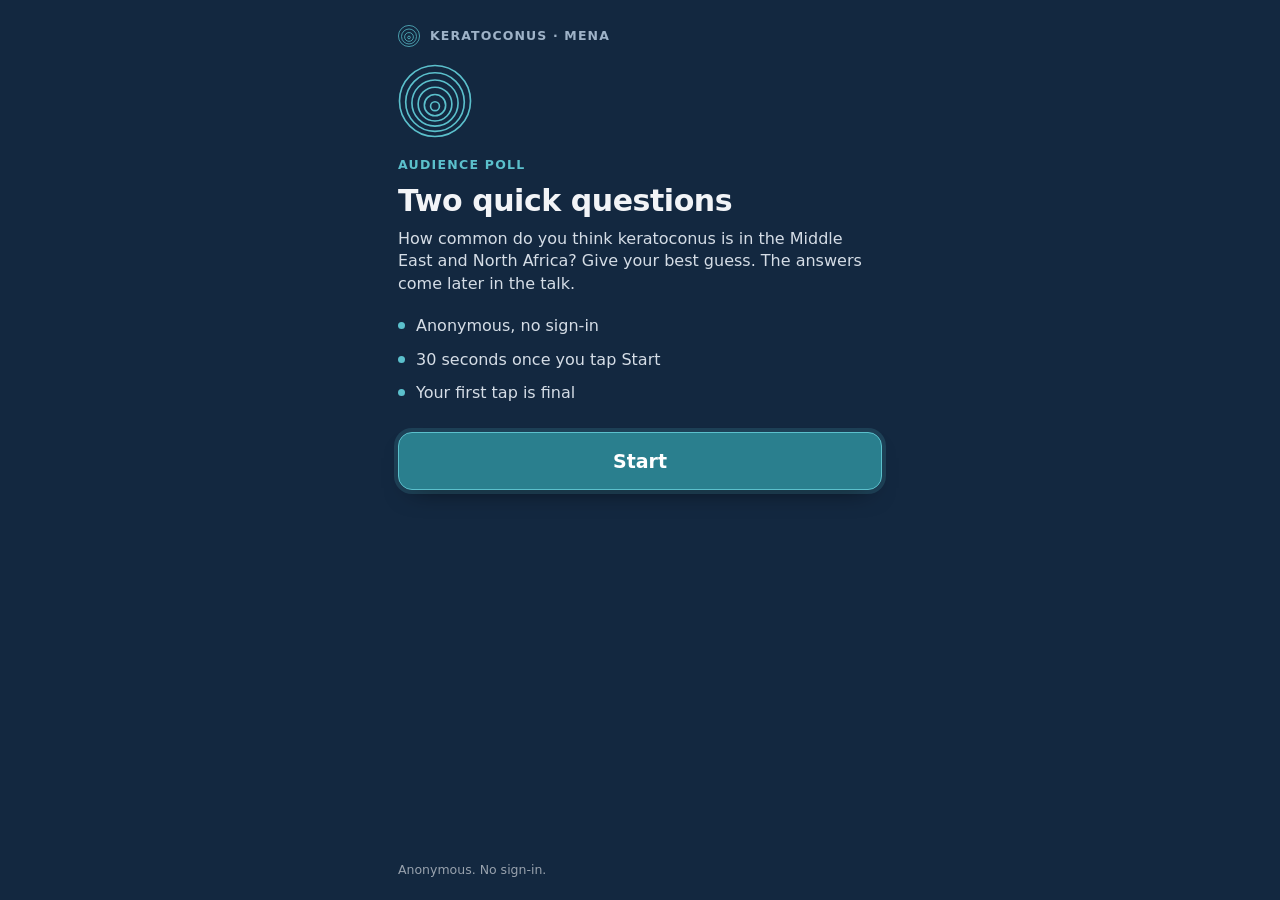
<file: index.html>
<!doctype html>
<html lang="en">
<head>
<meta charset="utf-8">
<meta name="viewport" content="width=device-width, initial-scale=1, viewport-fit=cover">
<meta name="theme-color" content="#132840">
<meta name="robots" content="noindex">
<meta name="description" content="Two anonymous questions on keratoconus in the Middle East and North Africa.">
<title>Keratoconus: two questions</title>
<link rel="icon" href="assets/icon.svg" type="image/svg+xml">
<link rel="stylesheet" href="assets/poll.css?v=5">
</head>
<body class="voter">
<div class="bg-rings" id="bgRings" aria-hidden="true"></div>
<div class="wrap">
  <header class="v-top">
    <div class="brand"><span class="brand-mark" id="brandMark"></span><span>Keratoconus · MENA</span></div>
    <div class="pill-timer" id="timer" hidden aria-hidden="true"><span id="timerRings"></span><span id="timerNum">30</span><span class="unit" id="timerUnit">s</span></div>
  </header>
  <div class="progress" id="progress" aria-hidden="true"><span></span><span></span></div>
  <main id="app"></main>
  <footer class="v-foot"><span>Anonymous. No sign-in.</span><span id="footRight"></span></footer>
</div>
<noscript><p style="padding:24px">Please allow JavaScript to answer the two questions.</p></noscript>
<script src="config.js?v=5"></script>
<script src="assets/questions.js?v=5"></script>
<script src="assets/common.js?v=5"></script>
<script src="assets/voter.js?v=5"></script>
</body>
</html>
</file>
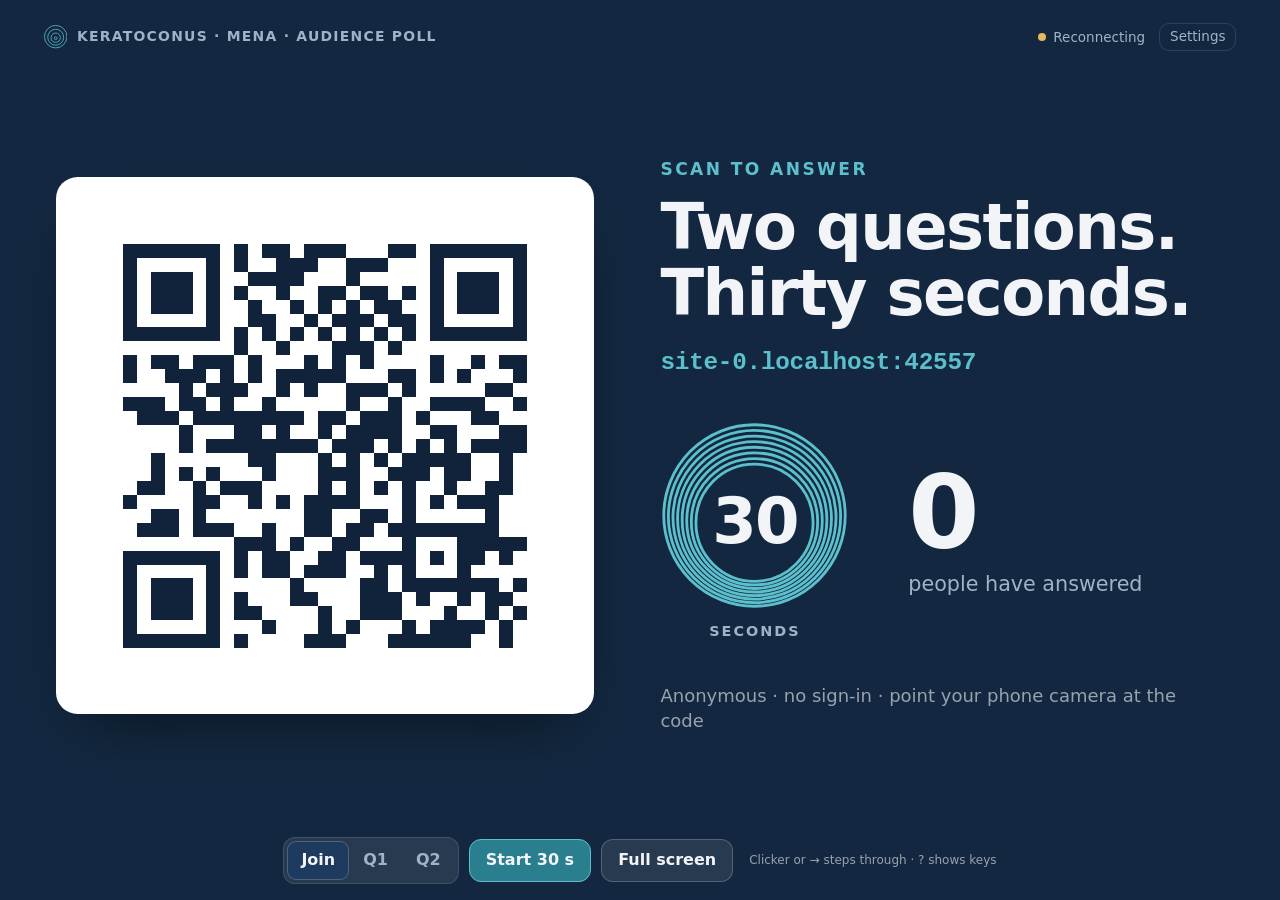
<file: screen.html>
<!doctype html>
<html lang="en">
<head>
<meta charset="utf-8">
<meta name="viewport" content="width=device-width, initial-scale=1, viewport-fit=cover">
<meta name="theme-color" content="#132840">
<meta name="robots" content="noindex">
<title>Keratoconus poll: presenter screen</title>
<link rel="icon" href="assets/icon.svg" type="image/svg+xml">
<link rel="stylesheet" href="assets/poll.css?v=5">
</head>
<body class="screen">
<div class="bg-rings" id="bgRings" aria-hidden="true"></div>
<div class="s-app">
  <header class="s-top">
    <div class="brand"><span class="brand-mark" id="brandMark"></span><span>Keratoconus<span class="wide-only"> · MENA · audience poll</span></span></div>
    <div class="s-meta">
      <span class="badge test" id="sessBadge" hidden></span>
      <span class="badge" id="roleBadge" hidden>Presenter</span>
      <span class="conn" id="conn"><i></i><span id="connText">Connecting</span></span>
      <button type="button" class="iconbtn" id="btnSettings" aria-haspopup="dialog">Settings</button>
    </div>
  </header>
  <main class="s-main" id="main">
    <section class="view join" id="vjoin">
      <div class="qr-tile" id="qr"></div>
      <div class="join-side">
        <p class="kicker">Scan to answer</p>
        <h1 class="join-title">Two questions.<br>Thirty seconds.</h1>
        <p class="join-url" id="joinUrl"></p>
        <div class="join-row">
          <div>
            <div class="clock" id="clock"><span id="clockRings"></span><span class="clock-num" id="clockNum">30</span></div>
            <span class="clock-cap" id="clockCap">seconds</span>
          </div>
          <div class="tally"><span class="tally-num" id="tally">0</span><span class="tally-lbl" id="tallyLbl">people have answered</span></div>
        </div>
        <p class="join-note">Anonymous · no sign-in · point your phone camera at the code</p>
      </div>
    </section>
  </main>
  <nav class="s-controls" id="controls" aria-label="Poll controls">
    <div class="seg">
      <button type="button" data-view="join">Join</button>
      <button type="button" data-view="q1">Q1</button>
      <button type="button" data-view="q2">Q2</button>
    </div>
    <button type="button" class="btn" id="btnTimer">Start 30 s</button>
    <button type="button" class="btn" id="btnReveal">Reveal</button>
    <button type="button" class="btn wide-only" id="btnFull">Full screen</button>
    <span class="kbd-hint">Clicker or → steps through · ? shows keys</span>
  </nav>
</div>
<div class="panel" id="panel" hidden role="dialog" aria-label="Settings and help"></div>
<div class="blackout" id="blackout" hidden></div>
<script src="config.js?v=5"></script>
<script src="assets/questions.js?v=5"></script>
<script src="assets/answers.js?v=5"></script>
<script src="assets/qrcode.js?v=5"></script>
<script src="assets/common.js?v=5"></script>
<script src="assets/screen.js?v=5"></script>
</body>
</html>
</file>
<file: assets/poll.css>
/* Keratoconus talk poll. Palette follows the slide deck: navy 1F3A5F, teal 2A7F8E, grey 6B7280. */
:root {
  --bg-0: #0d1b2e;
  --bg-1: #132840;
  --navy: #1f3a5f;
  --ink: #f2f4f7;
  --ink-2: #d5dde6;
  --muted: #9fb3c8;
  --dim: rgba(242, 244, 247, 0.6);
  --line: rgba(242, 244, 247, 0.12);
  --line-2: rgba(242, 244, 247, 0.22);
  --surface: rgba(255, 255, 255, 0.045);
  --surface-2: rgba(255, 255, 255, 0.085);
  --teal: #2a7f8e;
  --teal-hi: #5bc0cc;
  --green: #4fbf8f;
  --amber: #e5b85c;
  --font: system-ui, -apple-system, "Segoe UI", Roboto, "Helvetica Neue", Arial, "Noto Sans", sans-serif;
  --mono: ui-monospace, "SF Mono", Menlo, Consolas, "Liberation Mono", monospace;
  color-scheme: dark;
}

* { box-sizing: border-box; }
html { -webkit-text-size-adjust: 100%; }
html, body { margin: 0; background: var(--bg-1); color: var(--ink); }
body {
  font-family: var(--font);
  line-height: 1.4;
  min-height: 100vh;
  min-height: 100dvh;
  -webkit-font-smoothing: antialiased;
  -moz-osx-font-smoothing: grayscale;
}
body::before {
  content: "";
  position: fixed;
  top: 0; right: 0; bottom: 0; left: 0;
  z-index: -2;
  background: radial-gradient(130% 90% at 50% -20%, #24446c 0%, var(--bg-1) 52%, var(--bg-0) 100%);
}
.bg-rings {
  position: fixed;
  z-index: -1;
  pointer-events: none;
  right: -40vmax;
  bottom: -46vmax;
  width: 112vmax;
  height: 112vmax;
}
.bg-rings svg { width: 100%; height: 100%; display: block; }
.bg-rings circle { fill: none; stroke: rgba(159, 179, 200, 0.075); stroke-width: 0.32; }

button { font: inherit; color: inherit; }
a { color: var(--teal-hi); }
:focus-visible { outline: 3px solid var(--teal-hi); outline-offset: 2px; border-radius: 6px; }
[hidden] { display: none !important; }
.sr-only {
  position: absolute; width: 1px; height: 1px; padding: 0; margin: -1px;
  overflow: hidden; clip: rect(0, 0, 0, 0); white-space: nowrap; border: 0;
}

.brand {
  display: flex; align-items: center; gap: 10px;
  font-size: 12.5px; letter-spacing: 0.09em; text-transform: uppercase;
  color: var(--muted); font-weight: 650;
}
.brand-mark { display: block; width: 22px; height: 22px; flex: none; }
.brand-mark svg { width: 100%; height: 100%; display: block; }
.brand-mark circle { fill: none; stroke: var(--teal-hi); stroke-width: 3.4; }

.eyebrow {
  margin: 0 0 10px;
  font-size: 12.5px; letter-spacing: 0.1em; text-transform: uppercase;
  font-weight: 700; color: var(--teal-hi);
}
.eyebrow .step { color: var(--muted); margin-right: 8px; }

@keyframes rise { from { opacity: 0; transform: translateY(12px); } to { opacity: 1; transform: none; } }
@keyframes fade { from { opacity: 0; } to { opacity: 1; } }
@keyframes bump { 0% { transform: scale(1); } 35% { transform: scale(1.08); } 100% { transform: scale(1); } }
@keyframes pulse { 0%, 100% { opacity: 1; } 50% { opacity: 0.35; } }
@keyframes draw { from { stroke-dashoffset: 1; } to { stroke-dashoffset: 0; } }
.enter { animation: rise 0.34s cubic-bezier(0.2, 0.8, 0.2, 1) both; }

/* =====================================================================
   Voter page (phones)
   ===================================================================== */
.voter .wrap {
  max-width: 520px;
  margin: 0 auto;
  padding: max(14px, env(safe-area-inset-top)) 18px max(22px, env(safe-area-inset-bottom));
  min-height: 100vh;
  min-height: 100dvh;
  display: flex;
  flex-direction: column;
}
.v-top { display: flex; align-items: center; justify-content: space-between; gap: 12px; min-height: 44px; }

.pill-timer {
  display: flex; align-items: center; gap: 8px;
  padding: 5px 12px 5px 6px;
  border-radius: 999px;
  background: var(--surface-2);
  border: 1px solid var(--line);
  font-variant-numeric: tabular-nums;
  font-weight: 750; font-size: 15px;
  white-space: nowrap;
}
.pill-timer svg { width: 24px; height: 24px; display: block; }
.pill-timer circle { fill: none; stroke: var(--teal-hi); stroke-width: 3.2; }
.pill-timer .unit { color: var(--muted); font-weight: 600; font-size: 13px; margin-left: -4px; }
.pill-timer.over { color: var(--amber); }
.pill-timer.over circle { stroke: var(--amber); opacity: 0.5; }

.progress { display: grid; grid-template-columns: 1fr 1fr; gap: 6px; margin: 14px 0 24px; }
.progress span { height: 4px; border-radius: 4px; background: var(--line-2); transition: background 0.3s ease; }
.progress span.on { background: var(--teal-hi); }

.qtext {
  margin: 0 0 20px;
  font-size: 22px; line-height: 1.3; font-weight: 650; letter-spacing: -0.005em;
  text-wrap: pretty;
}
.qtext em { font-style: normal; color: var(--teal-hi); }
.opts { display: grid; gap: 10px; }
.opt {
  position: relative;
  display: flex; align-items: center; justify-content: space-between; gap: 12px;
  width: 100%; min-height: 62px;
  padding: 14px 18px;
  border-radius: 14px;
  border: 1px solid var(--line-2);
  background: var(--surface);
  text-align: left; cursor: pointer;
  -webkit-tap-highlight-color: transparent;
  touch-action: manipulation;
  transition: background 0.16s ease, border-color 0.16s ease, transform 0.1s ease, box-shadow 0.16s ease;
}
.opt:hover { background: var(--surface-2); }
.opt:active { transform: scale(0.985); }
.opt-main { font-size: 24px; font-weight: 750; letter-spacing: -0.01em; font-variant-numeric: tabular-nums lining-nums; }
.opt-sub { font-size: 15px; color: var(--muted); font-variant-numeric: tabular-nums; display: flex; align-items: center; gap: 10px; }
.opt .tick {
  width: 22px; height: 22px; border-radius: 50%;
  border: 1.5px solid var(--line-2);
  display: grid; place-items: center; flex: none;
}
.opt .tick svg { width: 13px; height: 13px; opacity: 0; }
.opt[aria-checked="true"] {
  background: var(--teal);
  border-color: var(--teal-hi);
  box-shadow: 0 0 0 4px rgba(91, 192, 204, 0.18), 0 12px 26px -14px rgba(0, 0, 0, 0.7);
}
.opt[aria-checked="true"] .opt-sub { color: rgba(255, 255, 255, 0.88); }
.opt[aria-checked="true"] .tick { background: #fff; border-color: #fff; }
.opt[aria-checked="true"] .tick svg { opacity: 1; }
.hint { margin: 16px 2px 0; font-size: 13.5px; color: var(--dim); }
.qview.locked .opt { pointer-events: none; }
.qview.locked .opt[aria-checked="false"] { opacity: 0.4; }
.back {
  margin-top: 14px; background: none; border: 0; padding: 8px 2px;
  color: var(--muted); font-size: 15px; cursor: pointer; align-self: flex-start;
}

/* intro */
.intro-mark { width: 74px; height: 74px; margin: 6px 0 18px; }
.intro-mark svg { width: 100%; height: 100%; display: block; }
.intro-mark circle { fill: none; stroke: var(--teal-hi); stroke-width: 2.2; }
.intro-title { font-size: 30px; line-height: 1.15; margin: 4px 0 10px; letter-spacing: -0.015em; }
.intro-list { list-style: none; padding: 0; margin: 0 0 28px; display: grid; gap: 11px; }
.intro-list li { display: flex; gap: 11px; align-items: baseline; color: var(--ink-2); font-size: 16px; }
.intro-list li::before { content: ""; width: 7px; height: 7px; border-radius: 50%; background: var(--teal-hi); flex: none; transform: translateY(-2px); }
.btn-start {
  width: 100%; min-height: 58px; border-radius: 14px;
  border: 1px solid var(--teal-hi); background: var(--teal); color: #fff;
  font-size: 19px; font-weight: 750; cursor: pointer;
  -webkit-tap-highlight-color: transparent; touch-action: manipulation;
  box-shadow: 0 0 0 4px rgba(91, 192, 204, 0.16), 0 12px 26px -14px rgba(0, 0, 0, 0.7);
  transition: transform 0.1s ease;
}
.btn-start:active { transform: scale(0.985); }

/* done + reveal */
.done-mark { width: 58px; height: 58px; margin: 6px 0 4px; }
.done-mark svg { width: 100%; height: 100%; display: block; overflow: visible; }
.done-mark circle { fill: none; stroke: var(--teal-hi); stroke-width: 2.2; stroke-dasharray: 1; stroke-dashoffset: 0; }
.done-mark .chk { fill: none; stroke: var(--ink); stroke-width: 6; stroke-linecap: round; stroke-linejoin: round; stroke-dasharray: 1; }
.done-mark.play circle { animation: draw 0.7s cubic-bezier(0.3, 0.7, 0.2, 1) both; }
.done-mark.play .chk { animation: draw 0.4s 0.55s ease-out both; }
.done h1 { font-size: 30px; line-height: 1.15; margin: 10px 0 6px; letter-spacing: -0.015em; }
.lede { color: var(--ink-2); margin: 0 0 20px; font-size: 16px; }

.card {
  border: 1px solid var(--line);
  background: var(--surface);
  border-radius: 16px;
  padding: 16px 16px 15px;
  margin-bottom: 12px;
}
.card .eyebrow { margin-bottom: 8px; }
.yours { display: flex; align-items: baseline; justify-content: space-between; gap: 10px; }
.yours .lbl { color: var(--muted); font-size: 14px; display: block; }
.yours b { font-size: 22px; font-variant-numeric: tabular-nums; }
.yours .pc { color: var(--muted); font-size: 15px; margin-left: 6px; }
.link {
  background: none; border: 0; color: var(--teal-hi);
  font-weight: 650; padding: 6px 0; cursor: pointer; font-size: 15px;
}
.wait { color: var(--dim); font-size: 14px; margin: 8px 0 0; }

.ans { display: flex; align-items: baseline; gap: 10px; flex-wrap: wrap; margin: 2px 0 2px; }
.ans .big { font-size: 40px; line-height: 1.05; font-weight: 800; letter-spacing: -0.025em; color: var(--teal-hi); font-variant-numeric: tabular-nums; }
.ans .val { font-size: 19px; color: var(--ink-2); font-weight: 650; }
.basis { color: var(--muted); font-size: 14px; margin: 0 0 12px; }
.dots { display: grid; grid-template-columns: repeat(11, 1fr); gap: 5px; margin: 6px 0 14px; max-width: 286px; }
.dots i { display: block; width: 100%; height: 0; padding-top: 100%; border-radius: 50%; background: rgba(159, 179, 200, 0.26); }
.dots i.hit { background: var(--teal-hi); box-shadow: 0 0 0 3px rgba(91, 192, 204, 0.22); }
.dots-cap { font-size: 12.5px; color: var(--dim); margin: -6px 0 12px; }
.mine { border-top: 1px solid var(--line); padding-top: 12px; margin-top: 4px; font-size: 15px; color: var(--ink-2); }
.mine b { color: var(--ink); }
.mine .src { display: block; color: var(--muted); font-size: 13.5px; margin-top: 3px; }
.mine.right b { color: var(--teal-hi); }
.room { color: var(--muted); font-size: 13.5px; margin: 6px 0 0; }
.take { margin: 12px 0 0; font-size: 15px; line-height: 1.45; color: var(--ink); }

.sendstate { font-size: 13.5px; color: var(--dim); margin: 6px 2px 0; display: flex; gap: 9px; align-items: center; }
.sendstate .dot { width: 8px; height: 8px; border-radius: 50%; background: var(--muted); flex: none; }
.sendstate.ok .dot { background: var(--green); }
.sendstate.busy .dot { animation: pulse 1s ease-in-out infinite; }
.sendstate.err .dot { background: var(--amber); }
.notice {
  border: 1px solid rgba(229, 184, 92, 0.4);
  background: rgba(229, 184, 92, 0.1);
  color: var(--ink);
  border-radius: 12px; padding: 10px 12px; font-size: 14px; margin: 0 0 16px;
}
.btn-ghost {
  display: inline-flex; align-items: center; gap: 8px;
  border: 1px solid var(--line-2); background: var(--surface);
  border-radius: 12px; padding: 11px 14px; color: var(--ink);
  text-decoration: none; font-weight: 650; font-size: 15px; cursor: pointer;
}
.v-foot {
  margin-top: auto; padding-top: 28px;
  font-size: 12.5px; color: var(--dim);
  display: flex; justify-content: space-between; gap: 12px; flex-wrap: wrap;
}
.v-foot .link { font-size: 12.5px; color: var(--muted); font-weight: 600; padding: 0; }
.demo-flag { color: var(--amber); }

/* =====================================================================
   Presenter screen (projector, laptop or phone)
   ===================================================================== */
.screen { overflow: hidden; height: 100vh; height: 100dvh; }
.s-app { height: 100%; display: grid; grid-template-rows: auto 1fr auto; }
.s-top { display: flex; align-items: center; justify-content: space-between; gap: 16px; padding: 2.6vh 3.4vw 0; }
.s-top .brand { font-size: max(12px, 1.55vh); }
.s-top .brand-mark { width: max(20px, 2.6vh); height: max(20px, 2.6vh); }
.s-meta { display: flex; align-items: center; gap: 14px; font-size: max(12px, 1.5vh); color: var(--muted); }
.badge {
  border-radius: 999px; padding: 3px 10px; font-weight: 700;
  letter-spacing: 0.06em; text-transform: uppercase; font-size: max(10.5px, 1.25vh);
  border: 1px solid var(--line-2); color: var(--muted);
}
.badge.test { background: rgba(229, 184, 92, 0.14); color: var(--amber); border-color: rgba(229, 184, 92, 0.42); }
.conn { display: flex; align-items: center; gap: 7px; white-space: nowrap; }
.conn i { width: 8px; height: 8px; border-radius: 50%; background: var(--muted); }
.conn.live i { background: var(--green); box-shadow: 0 0 0 4px rgba(79, 191, 143, 0.16); }
.conn.bad i { background: var(--amber); }
.iconbtn {
  background: none; border: 1px solid var(--line); color: var(--muted);
  border-radius: 10px; padding: 6px 10px; cursor: pointer; line-height: 1; font-size: max(13px, 1.5vh);
}
.iconbtn:hover { color: var(--ink); border-color: var(--line-2); }

.s-main { position: relative; min-height: 0; }
.view { position: absolute; inset: 0; padding: 3vh 4.4vw 1.5vh; display: none; }
.view.on { display: grid; animation: fade 0.35s ease both; }

/* join */
.join { grid-template-columns: auto 1fr; align-items: center; gap: 5.2vw; }
.qr-tile {
  background: #fff; border-radius: 2.4vh; padding: 1.2vh;
  width: min(60vh, 42vw); aspect-ratio: 1 / 1;
  box-shadow: 0 3vh 7vh -3vh rgba(0, 0, 0, 0.6);
}
.qr-tile svg { width: 100%; height: 100%; display: block; }
.kicker {
  margin: 0 0 1.5vh;
  font-size: max(12px, 1.9vh); letter-spacing: 0.14em; text-transform: uppercase;
  font-weight: 700; color: var(--teal-hi);
}
.join-title { margin: 0 0 2.2vh; font-size: min(7.6vh, 5vw); line-height: 1.02; letter-spacing: -0.025em; font-weight: 800; }
.join-url { font-family: var(--mono); font-size: min(3vh, 1.9vw); color: var(--ink-2); margin: 0 0 4.6vh; letter-spacing: -0.01em; word-break: break-all; }
.join-url b { color: var(--teal-hi); font-weight: 700; }
.join-row { display: flex; align-items: center; gap: 4.6vw; }
.clock { position: relative; width: min(21vh, 15vw); height: min(21vh, 15vw); flex: none; }
.clock svg { width: 100%; height: 100%; display: block; }
.clock circle { fill: none; stroke: var(--teal-hi); stroke-width: 1.5; }
.clock.over circle { stroke: var(--muted); }
.clock-num {
  position: absolute; inset: 0; display: grid; place-items: center;
  font-size: min(7.2vh, 5vw); font-weight: 800; font-variant-numeric: tabular-nums; letter-spacing: -0.03em;
  padding-top: 1.4vh;
}
.clock-cap {
  display: block; font-size: max(11px, 1.6vh); color: var(--muted); text-align: center;
  margin-top: 1.2vh; text-transform: uppercase; letter-spacing: 0.14em; font-weight: 700;
}
.tally-num { display: block; font-size: min(11.5vh, 8vw); line-height: 0.95; font-weight: 800; letter-spacing: -0.035em; font-variant-numeric: tabular-nums; }
.tally-num.bump { animation: bump 0.45s ease; }
.tally-lbl { display: block; font-size: 2.3vh; color: var(--muted); margin-top: 1vh; }
.join-note { margin: 4.6vh 0 0; color: var(--dim); font-size: 2vh; }

/* results */
.results { grid-template-rows: auto 1fr auto; gap: 2.2vh; }
.r-q { margin: 0; font-size: 3.6vh; line-height: 1.22; font-weight: 650; max-width: 60ch; text-wrap: balance; }
.r-mode { display: none; }
.bars { list-style: none; margin: 0; padding: 0; display: grid; grid-auto-rows: minmax(0, 1fr); gap: 1.2vh; align-content: stretch; min-height: 0; }
.bar { display: grid; grid-template-columns: 23vh minmax(0, 1fr) 13vh; align-items: center; column-gap: 2.6vw; min-height: 0; }
.bar-label { display: flex; flex-direction: column; justify-content: center; }
.bar-main { font-size: 3.9vh; line-height: 1.05; font-weight: 800; letter-spacing: -0.015em; font-variant-numeric: tabular-nums; display: flex; align-items: center; gap: 1vh; transition: color 0.4s ease; }
.bar-sub { font-size: 1.95vh; color: var(--muted); margin-top: 0.4vh; }
.bar-mid { display: flex; flex-direction: column; justify-content: center; gap: 0.9vh; min-width: 0; }
.bar-track { position: relative; height: 5.4vh; border-radius: 1.1vh; background: rgba(255, 255, 255, 0.06); overflow: hidden; }
.bar-fill {
  position: absolute; top: 0; bottom: 0; left: 0; width: 0;
  background: rgba(159, 179, 200, 0.6);
  border-radius: 1.1vh;
  transition: width 0.8s cubic-bezier(0.2, 0.8, 0.2, 1), background 0.45s ease;
}
.bar.top .bar-fill { background: rgba(213, 221, 230, 0.86); }
.bar-tag {
  position: absolute; top: 50%; transform: translateY(-50%); left: 1.2vh;
  font-size: 1.6vh; font-weight: 750; letter-spacing: 0.08em; text-transform: uppercase;
  color: var(--bg-1); background: rgba(242, 244, 247, 0.92); border-radius: 999px; padding: 0.35vh 1.1vh;
  opacity: 0; transition: opacity 0.3s ease;
}
.bar.top .bar-tag { opacity: 1; }
.bar-src {
  font-size: 2.05vh; line-height: 1.2; color: var(--muted);
  white-space: nowrap; overflow: hidden; text-overflow: ellipsis;
  visibility: hidden; opacity: 0; transform: translateY(-4px);
  transition: opacity 0.4s ease, transform 0.4s ease;
}
.bar-val { text-align: right; font-variant-numeric: tabular-nums; }
.bar-pct { display: block; font-size: 3.6vh; line-height: 1.05; font-weight: 800; letter-spacing: -0.02em; }
.bar-n { display: block; font-size: 1.8vh; color: var(--muted); margin-top: 0.3vh; }
.check {
  display: none; width: 3.2vh; height: 3.2vh; border-radius: 50%;
  background: var(--teal-hi); color: var(--bg-0); flex: none;
  align-items: center; justify-content: center;
}
.check svg { width: 58%; height: 58%; }

.results.revealed .bar-src { visibility: visible; opacity: 1; transform: none; }
.results.revealed .bar:nth-child(2) .bar-src { transition-delay: 0.08s; }
.results.revealed .bar:nth-child(3) .bar-src { transition-delay: 0.16s; }
.results.revealed .bar:nth-child(4) .bar-src { transition-delay: 0.24s; }
.results.revealed .bar:nth-child(5) .bar-src { transition-delay: 0.32s; }
.results.revealed .bar .bar-tag { opacity: 0; }
.results.revealed .bar:not(.correct) .bar-fill { background: rgba(159, 179, 200, 0.3); }
.results.revealed .bar:not(.correct) .bar-main,
.results.revealed .bar:not(.correct) .bar-pct { color: var(--ink-2); }
.results.revealed .bar.correct .bar-fill { background: var(--teal-hi); }
.results.revealed .bar.correct .bar-main { color: var(--teal-hi); }
.results.revealed .bar.correct .bar-src { color: var(--teal-hi); font-weight: 700; }
.results.revealed .bar.correct .check { display: inline-flex; }

.r-foot { display: flex; align-items: flex-end; justify-content: space-between; gap: 3vw; min-height: 6vh; }
.r-n { margin: 0; color: var(--muted); font-size: 2.1vh; white-space: nowrap; }
.r-n b { color: var(--ink); font-size: 2.6vh; font-variant-numeric: tabular-nums; }
.r-n .phones { margin-left: 1.4vh; color: var(--teal-hi); }
.r-answer { margin: 0; text-align: right; opacity: 0; transform: translateY(6px); transition: opacity 0.5s 0.35s ease, transform 0.5s 0.35s ease; }
.r-answer .a1 { display: block; font-size: 2.2vh; color: var(--muted); }
.r-answer .a1 b { color: var(--ink); }
.r-answer .a2 { display: block; font-size: 2.3vh; color: var(--ink); max-width: 90ch; margin-top: 0.4vh; }
.results.revealed .r-answer { opacity: 1; transform: none; }

/* controls */
.s-controls {
  display: flex; align-items: center; justify-content: center; flex-wrap: wrap; gap: 10px;
  padding: 1.2vh 2vw 1.8vh;
  transition: opacity 0.4s ease;
}
.screen.idle .s-controls { opacity: 0; pointer-events: none; }
.screen.idle { cursor: none; }
.seg { display: flex; background: var(--surface-2); border: 1px solid var(--line); border-radius: 12px; padding: 3px; }
.seg button { background: none; border: 0; padding: 8px 14px; border-radius: 9px; color: var(--muted); font-weight: 650; cursor: pointer; }
.seg button.on { background: var(--navy); color: var(--ink); box-shadow: inset 0 0 0 1px var(--line-2); }
.btn {
  background: var(--surface-2); border: 1px solid var(--line-2); border-radius: 12px;
  padding: 9px 16px; font-weight: 650; cursor: pointer; color: var(--ink); white-space: nowrap;
}
.btn:hover { border-color: var(--muted); }
.btn.primary { background: var(--teal); border-color: var(--teal-hi); }
.btn.on { background: var(--teal); border-color: var(--teal-hi); }
.btn:disabled { opacity: 0.45; cursor: default; }
.kbd-hint { font-size: 12px; color: var(--dim); margin-left: 6px; }

/* panels */
.panel {
  position: fixed; z-index: 40; right: 2vw; top: 7vh;
  width: min(420px, calc(100vw - 24px));
  max-height: 86vh; overflow: auto;
  background: rgba(15, 31, 52, 0.97);
  border: 1px solid var(--line-2); border-radius: 16px;
  padding: 18px 18px 16px;
  box-shadow: 0 30px 60px -20px rgba(0, 0, 0, 0.7);
  font-size: 14.5px;
}
.panel h2 { font-size: 13px; letter-spacing: 0.1em; text-transform: uppercase; color: var(--muted); margin: 0 0 12px; }
.panel h3 { font-size: 14.5px; margin: 16px 0 6px; }
.panel p { margin: 0 0 8px; color: var(--ink-2); }
.panel .row { display: flex; gap: 8px; flex-wrap: wrap; margin: 8px 0 4px; }
.panel code, .panel .mono { font-family: var(--mono); font-size: 12.5px; color: var(--ink-2); word-break: break-all; }
.panel .x { position: absolute; right: 10px; top: 10px; }
.panel .warn { color: var(--amber); }
.keys { display: grid; grid-template-columns: auto 1fr; gap: 6px 14px; margin: 4px 0 0; }
.keys kbd {
  font-family: var(--mono); font-size: 12px; color: var(--ink);
  border: 1px solid var(--line-2); border-bottom-width: 2px; border-radius: 6px; padding: 1px 6px; white-space: nowrap;
}
.keys span { color: var(--ink-2); }
.blackout { position: fixed; inset: 0; z-index: 90; background: #000; }

/* presenter screen on a phone or a narrow window */
@media (max-width: 860px), (max-aspect-ratio: 1/1) {
  .screen { overflow: auto; height: auto; }
  .s-app { min-height: 100vh; min-height: 100dvh; grid-template-rows: auto auto; }
  .s-top { padding: max(12px, env(safe-area-inset-top)) 16px 0; }
  .s-top .brand { font-size: 12px; }
  .s-meta { gap: 10px; font-size: 12px; }
  .view { position: static; padding: 18px 16px 130px; }
  .view.on { display: block; }
  .qr-tile { width: min(66vw, 300px); border-radius: 16px; padding: 8px; margin-bottom: 22px; }
  .kicker { font-size: 12px; margin-bottom: 8px; }
  .join-title { font-size: 30px; margin-bottom: 10px; }
  .join-url { font-size: 15px; margin-bottom: 22px; }
  .join-row { gap: 26px; }
  .clock { width: 108px; height: 108px; }
  .clock-num { font-size: 34px; padding-top: 4px; }
  .clock-cap { font-size: 11px; margin-top: 6px; }
  .tally-num { font-size: 54px; }
  .tally-lbl { font-size: 14px; margin-top: 4px; }
  .join-note { font-size: 13px; margin-top: 22px; }
  .r-q { font-size: 17px; margin-bottom: 10px; }
  .r-mode { display: block; margin: 0 0 16px; font-size: 15px; color: var(--ink-2); }
  .r-mode b { color: var(--ink); font-size: 18px; }
  .bars { gap: 14px; }
  .bar { grid-template-columns: 92px minmax(0, 1fr) 54px; column-gap: 12px; }
  .bar-main { font-size: 18px; gap: 6px; }
  .bar-sub { font-size: 12px; margin-top: 1px; }
  .bar-mid { gap: 5px; }
  .bar-track { height: 26px; border-radius: 7px; }
  .bar-fill { border-radius: 7px; }
  .bar-tag { display: none; }
  .bar-src { font-size: 12px; white-space: normal; }
  .bar-pct { font-size: 17px; }
  .bar-n { font-size: 11px; }
  .check { width: 18px; height: 18px; }
  .r-foot { flex-direction: column; align-items: flex-start; gap: 8px; margin-top: 18px; }
  .r-n { font-size: 13px; }
  .r-n b { font-size: 15px; }
  .r-answer { text-align: left; }
  .r-answer .a1, .r-answer .a2 { font-size: 14px; }
  .s-controls {
    position: fixed; left: 0; right: 0; bottom: 0; z-index: 30;
    padding: 10px 12px max(12px, env(safe-area-inset-bottom));
    background: rgba(13, 27, 46, 0.94);
    border-top: 1px solid var(--line);
    -webkit-backdrop-filter: blur(8px); backdrop-filter: blur(8px);
    gap: 8px;
  }
  .screen.idle .s-controls { opacity: 1; pointer-events: auto; }
  .screen.idle { cursor: auto; }
  .seg button { padding: 9px 12px; }
  .btn { padding: 10px 13px; }
  .kbd-hint, .wide-only { display: none; }
  .panel { top: auto; bottom: 86px; right: 12px; left: 12px; width: auto; max-height: 70vh; }
}

@media (prefers-reduced-motion: reduce) {
  *, *::before, *::after { animation-duration: 0.001s !important; transition-duration: 0.001s !important; transition-delay: 0s !important; }
}
</file>
